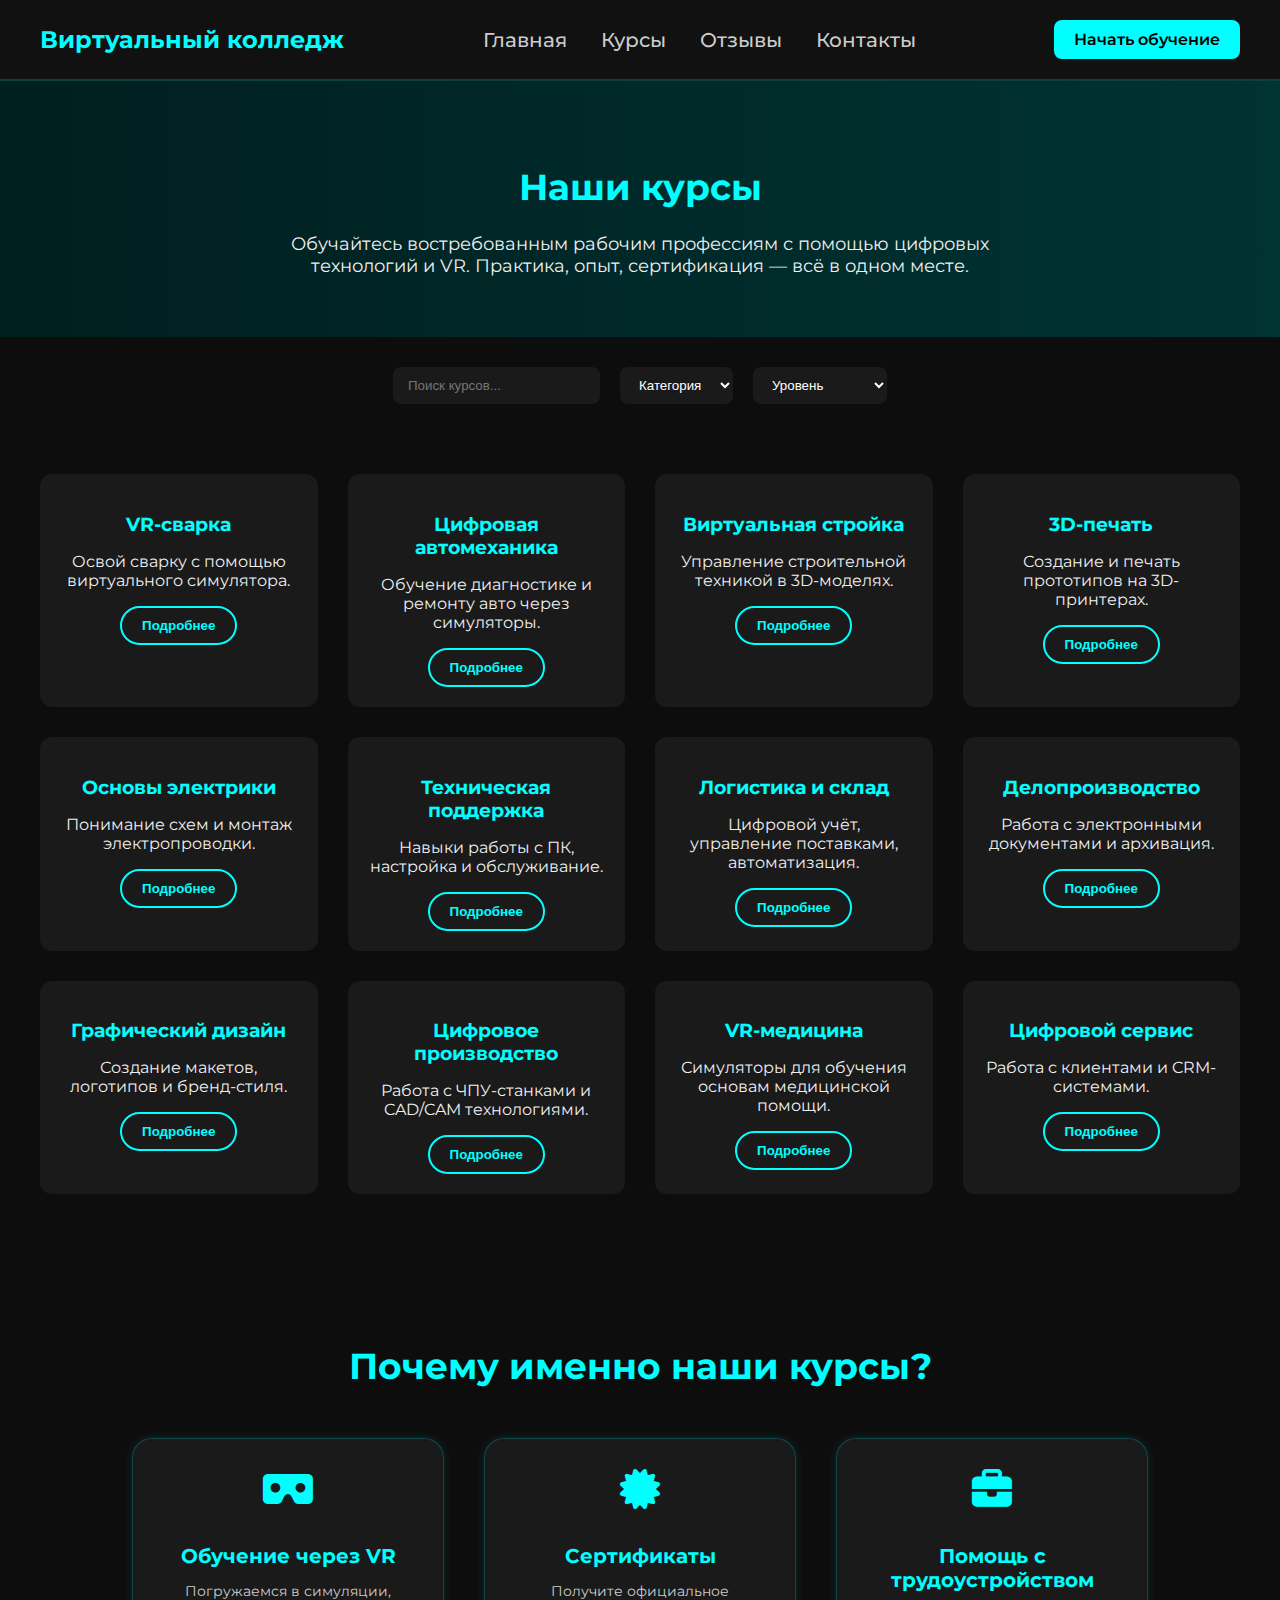
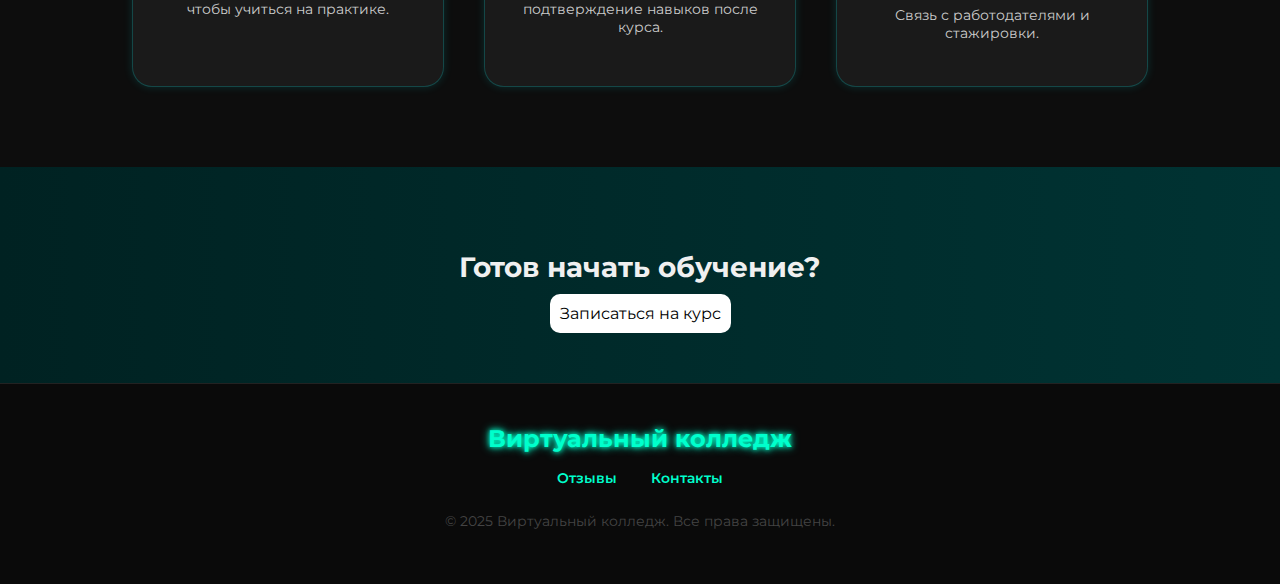
<file: course.html>
<!DOCTYPE html>
<html lang="ru">
<head>
  <meta charset="UTF-8" />
  <meta name="viewport" content="width=device-width, initial-scale=1.0" />
  <title>Курсы — Виртуальный колледж</title>
  <link rel="stylesheet" href="courses.css" />
  <link rel="stylesheet" href="https://cdnjs.cloudflare.com/ajax/libs/font-awesome/6.5.0/css/all.min.css">
  <link href="https://fonts.googleapis.com/css2?family=Montserrat:wght@400;600;700&display=swap" rel="stylesheet" />
</head>
<body>

  <header class="header">
    <div class="logo">Виртуальный колледж</div>
    <nav class="nav" id="nav-links">
      <a href="index.html">Главная</a>
      <a href="course.html">Курсы</a>
      
      <a href="reviews.html">Отзывы</a>
      <a href="contact.html">Контакты</a>
    </nav>
    <div class="burger" id="burger">
      <span></span>
      <span></span>
      <span></span>
    </div>
    <a href="course.html" class="btn-primary">Начать обучение</a>
  </header>

  <section class="intro">
    <h1>Наши курсы</h1>
    <p>Обучайтесь востребованным рабочим профессиям с помощью цифровых технологий и VR. Практика, опыт, сертификация — всё в одном месте.</p>
  </section>

  <section class="filter">
    <input type="text" placeholder="Поиск курсов..." />
    <select>
      <option value="">Категория</option>
      <option>VR</option>
      <option>3D-печать</option>
      <option>Дизайн</option>
      <option>IT</option>
    </select>
    <select>
      <option value="">Уровень</option>
      <option>Начальный</option>
      <option>Продвинутый</option>
    </select>
  </section>

  <section class="courses">
  <div class="course-card" data-category="vr" data-level="начальный" data-title="vr-сварка">
    <h3>VR-сварка</h3>
    <p>Освой сварку с помощью виртуального симулятора.</p>
    
<button class="more-btn" data-title="VR-сварка" data-description="Освой современные методы сварки с помощью виртуального симулятора! Курс VR-сварки позволяет обучаться в полностью безопасной цифровой среде, моделируя реальные производственные условия. Идеально подходит как для начинающих, так и для тех, кто хочет отточить навыки без затрат на материалы. По завершении курса — цифровой сертификат и возможность стажировки на предприятии.">Подробнее</button>
  </div>
  
  <div class="course-card" data-category="механика" data-level="начальный" data-title="цифровая автомеханика">
    <h3>Цифровая автомеханика</h3>
    <p>Обучение диагностике и ремонту авто через симуляторы.</p>
    <button class="more-btn" data-title="Цифровая автомеханика" data-description="Изучай устройство и ремонт современных автомобилей с помощью цифровых тренажеров и 3D-моделей. Курс охватывает диагностику, электрику, электронику и механическую часть авто. Реальные кейсы, симуляторы и базовые навыки работы с OBD-системами. Идеально для будущих автосервисов.">Подробнее</button>
  </div>
  
  <div class="course-card" data-category="3d-печать" data-level="продвинутый" data-title="виртуальная стройка">
    <h3>Виртуальная стройка</h3>
    <p>Управление строительной техникой в 3D-моделях.</p>
    <button class="more-btn" data-title="Виртуальная стройка" data-description="Погрузись в строительную отрасль с помощью VR и цифровых технологий. Освой чтение чертежей, моделирование зданий, технику безопасности и управление строительными процессами в симулированной среде. Курс подойдет для будущих прорабов, архитекторов и инженеров.">Подробнее</button>
  </div>
  
  <div class="course-card" data-category="3d-печать" data-level="продвинутый" data-title="3d-печать">
    <h3>3D-печать</h3>
    <p>Создание и печать прототипов на 3D-принтерах.</p>
    <button class="more-btn" data-title="3D-печать" data-description="Узнай, как из цифрового чертежа рождается физический объект. Курс по 3D-печати обучает моделированию, подготовке к печати, работе с различными типами филамента и принтеров. Идеально для тех, кто хочет создавать прототипы, детали и уникальные изделия.">Подробнее</button>
  </div>
  
  <div class="course-card" data-category="электрика" data-level="начальный" data-title="основы электрики">
    <h3>Основы электрики</h3>
    <p>Понимание схем и монтаж электропроводки.</p>
    <button class="more-btn" data-title="Основы электрики" data-description="Получи практические знания по электроприборам, монтажу проводки, технике безопасности и работе с измерительными приборами. Курс включает как теорию, так и интерактивные тренажеры. Отличный старт для будущих электриков и монтажников.">Подробнее</button>
  </div>
  
  <div class="course-card" data-category="it" data-level="начальный" data-title="техническая поддержка">
    <h3>Техническая поддержка</h3>
    <p>Навыки работы с ПК, настройка и обслуживание.</p>
    <button class="more-btn" data-title="Техническая поддержка" data-description="Научись решать технические проблемы, устанавливать ПО, работать с сетями и обеспечивать бесперебойную работу цифровой инфраструктуры. Курс развивает навыки поддержки пользователей и работы с системным оборудованием.">Подробнее</button>
  </div>
  
  <div class="course-card" data-category="логистика" data-level="продвинутый" data-title="логистика и склад">
    <h3>Логистика и склад</h3>
    <p>Цифровой учёт, управление поставками, автоматизация.</p>
    <button class="more-btn" data-title="Логистика и склад" data-description="Освой управление логистическими процессами: приёмка, хранение, отгрузка товаров, цифровой учёт и складская автоматизация. Работа с системами управления складом (WMS), RFID и штрихкодами. Курс актуален для будущих кладовщиков, логистов и операторов.">Подробнее</button>
  </div>
  
  <div class="course-card" data-category="IT" data-level="начальный" data-title="делопроизводство">
    <h3>Делопроизводство</h3>
    <p>Работа с электронными документами и архивация.</p>
    <button class="more-btn" data-title="Делопроизводство" data-description="Обучись правильному оформлению документов, ведению архива, электронной переписке и документообороту в организациях. Развивает навыки офисной работы, соблюдения ГОСТов и ведения дел в цифровой среде.">Подробнее</button>
  </div>
  
  <div class="course-card" data-category="дизайн" data-level="продвинутый" data-title="графический дизайн">
    <h3>Графический дизайн</h3>
    <p>Создание макетов, логотипов и бренд-стиля.</p>
    <button class="more-btn" data-title="Графический дизайн" data-description="Изучи основы дизайна, композиции, цвета, типографики и работы с Adobe Photoshop и Illustrator. Создание логотипов, баннеров, визиток, интерфейсов. Подходит как для творческих, так и технических студентов.">Подробнее</button>
  </div>
  
  <div class="course-card" data-category="производство" data-level="начальный" data-title="цифровое производство">
    <h3>Цифровое производство</h3>
    <p>Работа с ЧПУ-станками и CAD/CAM технологиями.</p>
    <button class="more-btn" data-title="Цифровое производство" data-description="Понимай полный цикл цифрового производства: от проектирования до автоматизированного изготовления. Работа с ЧПУ, CAM/CAD-системами и промышленными симуляторами. Актуально для индустрий 4.0.">Подробнее</button>
  </div>
  
  <div class="course-card" data-category="vr" data-level="начальный" data-title="vr-медицина">
    <h3>VR-медицина</h3>
    <p>Симуляторы для обучения основам медицинской помощи.</p>
    <button class="more-btn" data-title="VR-медицина" data-description="Практикуй навыки медицинского осмотра, ухода за пациентами и экстренной помощи в безопасной виртуальной среде. Курс идеален для начинающих медицинских работников, колледжей и центров подготовки.">Подробнее</button>
  </div>
  
  <div class="course-card" data-category="it" data-level="начальный" data-title="цифровой сервис">
    <h3>Цифровой сервис</h3>
    <p>Работа с клиентами и CRM-системами.</p>
    <button class="more-btn" data-title="Цифровой сервис" data-description="Узнай, как обслуживать клиентов в цифровой эпохе: работа с CRM, онлайн-поддержка, чат-боты, клиентский UX. Подходит для будущих специалистов по продажам, клиентскому опыту и digital-менеджеров.">Подробнее</button>
  </div>
</section>
<section class="why-courses">
    <h2>Почему именно наши курсы?</h2>
    <div class="features">
      <div class="feature">
        <i class="fa-solid fa-vr-cardboard"></i>
        <h3>Обучение через VR</h3>
        <p>Погружаемся в симуляции, чтобы учиться на практике.</p>
      </div>
      <div class="feature">
        <i class="fa-solid fa-certificate"></i>
        <h3>Сертификаты</h3>
        <p>Получите официальное подтверждение навыков после курса.</p>
      </div>
      <div class="feature">
        <i class="fa-solid fa-briefcase"></i>
        <h3>Помощь с трудоустройством</h3>
        <p>Связь с работодателями и стажировки.</p>
      </div>
    </div>
  </section>

  

  <section class="cta">
    <h2>Готов начать обучение?</h2>
    <a href="send.html" class="btn-primary1">Записаться на курс</a>
  </section>

  <footer class="site-footer">
    <div class="footer-content">
      <div class="footer-logo">Виртуальный колледж</div>
      <nav class="footer-nav">
        <a href="reviews.html">Отзывы</a>
        <a href="contact.html">Контакты</a>
      </nav>
      <p>© 2025 Виртуальный колледж. Все права защищены.</p>
    </div>
  </footer>

  <!-- Модальное окно -->
<div id="courseModal" class="modal">
    <div class="modal-content">
      <span class="close">&times;</span>
      <h2 id="modalTitle">Название курса</h2>
      <p id="modalDescription">Подробное описание курса появится здесь...</p>
      <a href="send.html" class="btn-primary1" id="modal-btn">Записаться на курс</a>
    </div>
  </div>
<script src="filter.js"></script>
</body>
</html>
</file>
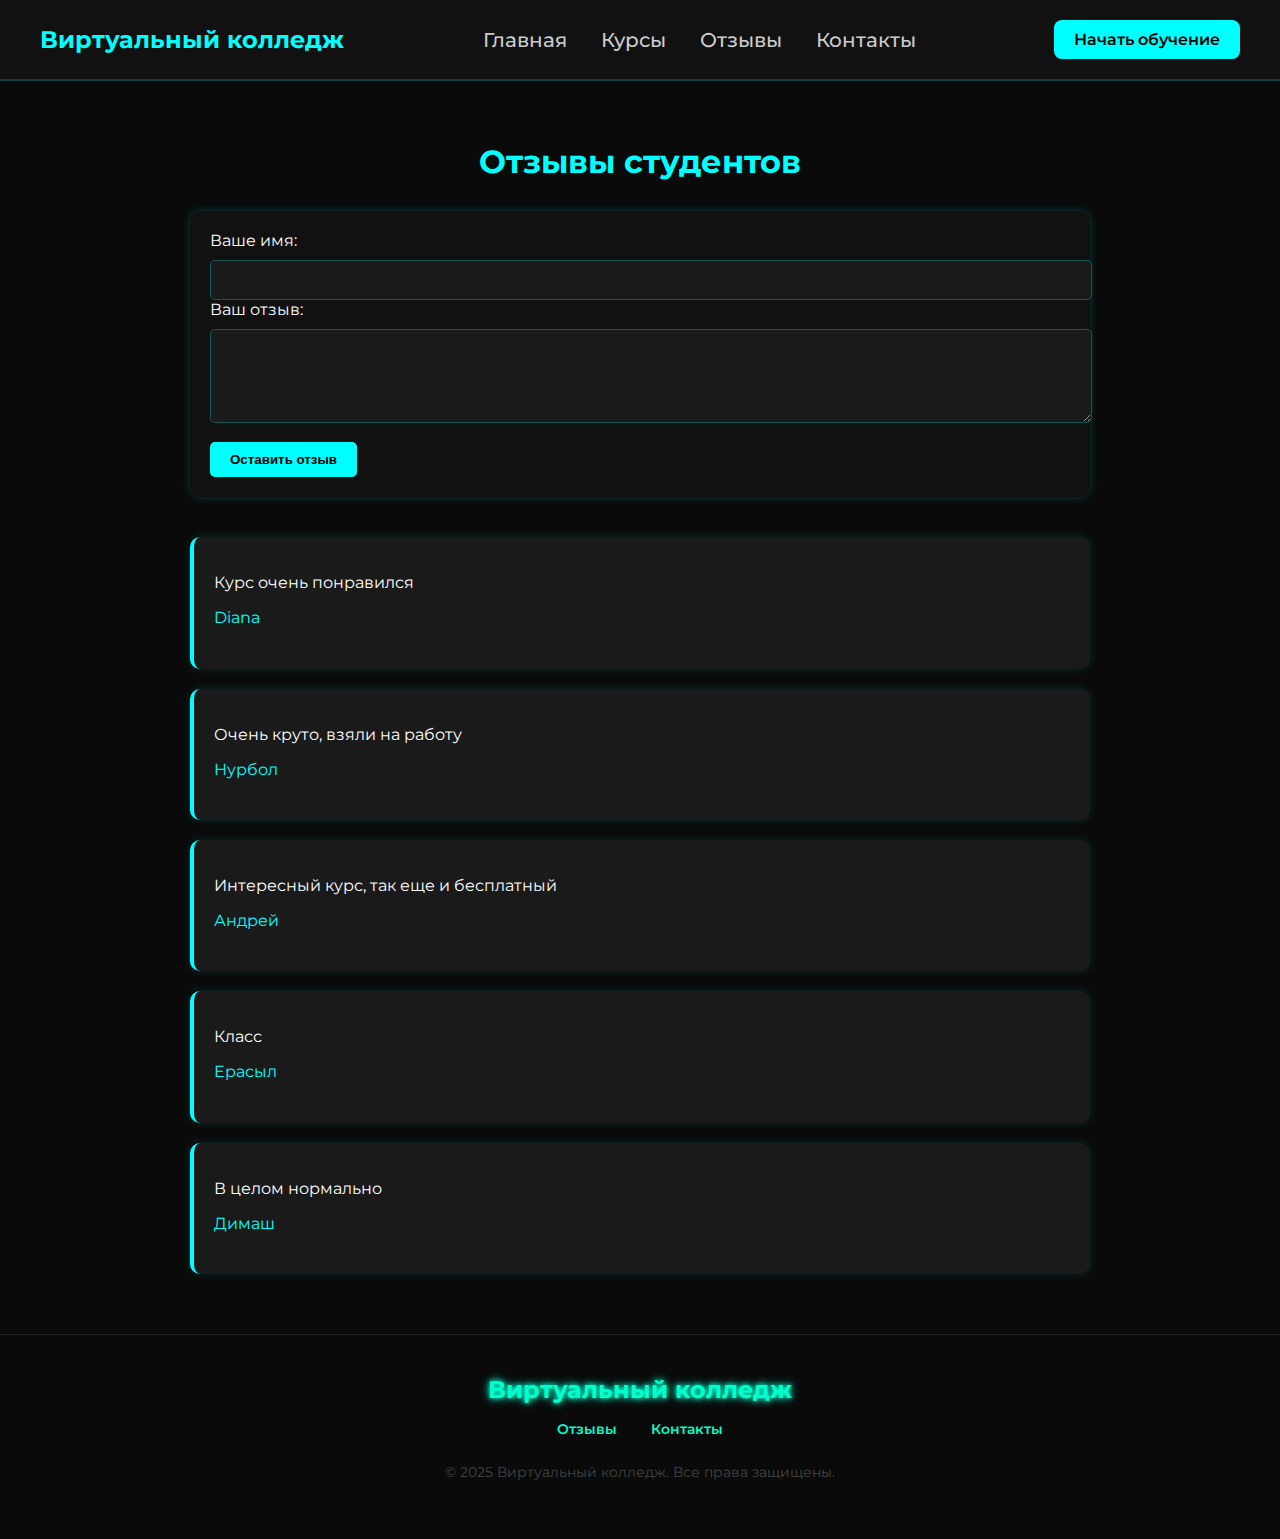
<file: reviews.html>
<!DOCTYPE html>
<html lang="ru">
<head>
  <meta charset="UTF-8" />
  <meta name="viewport" content="width=device-width, initial-scale=1.0" />
  <title>Отзывы студентов</title>
  <link rel="stylesheet" href="courses.css">
  
  <link href="https://fonts.googleapis.com/css2?family=Montserrat&display=swap" rel="stylesheet">
  <style>
    body {
      font-family: 'Montserrat', sans-serif;
      background-color: #0a0a0a;
      color: #ffffff;
      margin: 0;
      padding: 0;
    }



    .container {
      max-width: 900px;
      margin: 0 auto;
      padding: 40px 20px;
    }

    h1 {
      text-align: center;
      margin-bottom: 30px;
      color: #00ffff;
    }

    form {
      background-color: #111;
      padding: 20px;
      border-radius: 10px;
      margin-bottom: 40px;
      box-shadow: 0 0 10px #00ffff33;
    }

    form input,
    form textarea {
      width: 100%;
      padding: 10px;
      margin-top: 10px;
      background-color: #1a1a1a;
      border: 1px solid #00ffff44;
      color: #fff;
      border-radius: 5px;
      font-size: 16px;
    }

    form button {
      margin-top: 15px;
      padding: 10px 20px;
      background-color: #00ffff;
      color: #000;
      border: none;
      border-radius: 5px;
      font-weight: bold;
      cursor: pointer;
      transition: 0.3s;
    }

    form button:hover {
      background-color: #00cccc;
    }

    .review-card {
      background-color: #1a1a1a;
      padding: 20px;
      border-radius: 10px;
      margin-bottom: 20px;
      border-left: 4px solid #00ffff;
      box-shadow: 0 0 10px #00ffff22;
    }

    .review-card h4 {
      margin-top: 10px;
      font-weight: normal;
      color: #00ffff;
    }
  </style>
</head>
<body>
    <header class="header">
        <div class="logo">Виртуальный колледж</div>
        <nav class="nav" id="nav-links">
          <a href="index.html">Главная</a>
          <a href="course.html">Курсы</a>
          
          <a href="reviews.html">Отзывы</a>
          <a href="contact.html">Контакты</a>
        </nav>
        <div class="burger" id="burger">
          <span></span>
          <span></span>
          <span></span>
        </div>
        <a href="course.html" class="btn-primary">Начать обучение</a>
      </header>
  <div class="container">
    <h1>Отзывы студентов</h1>

    <form id="review-form">
      <label for="name">Ваше имя:</label>
      <input type="text" id="name" required />

      <label for="message">Ваш отзыв:</label>
      <textarea id="message" rows="4" required></textarea>

      <button type="submit">Оставить отзыв</button>
    </form>
    <div class="review-card">
        <p>Курс очень понравился</p><h4>Diana</h4>
    </div>
    <div class="review-card">
        <p>Очень круто, взяли на работу</p><h4>Нурбол</h4>
    </div>
    <div class="review-card">
        <p>Интересный курс, так еще и бесплатный</p><h4>Андрей</h4>
    </div>
    <div class="review-card">
        <p>Класс</p><h4>Ерасыл</h4>
    </div>
    <div class="review-card">
        <p>В целом нормально</p><h4>Димаш</h4>
    </div>
    <div id="review-list"></div>
  </div>
  <footer class="site-footer">
    <div class="footer-content">
      <div class="footer-logo">Виртуальный колледж</div>
      <nav class="footer-nav">
        <a href="reviews.html">Отзывы</a>
        <a href="contact.html">Контакты</a>
      </nav>
      <p>© 2025 Виртуальный колледж. Все права защищены.</p>
    </div>
  </footer>


  <script>
    const form = document.getElementById('review-form');
    const reviewList = document.getElementById('review-list');

    function loadReviews() {
      const saved = JSON.parse(localStorage.getItem('reviews')) || [];
      reviewList.innerHTML = ''; // Очищаем
      saved.forEach(r => renderReview(r.name, r.message));
    }

    form.addEventListener('submit', (e) => {
      e.preventDefault();
      const name = document.getElementById('name').value.trim();
      const message = document.getElementById('message').value.trim();

      if (name && message) {
        const review = { name, message };
        const saved = JSON.parse(localStorage.getItem('reviews')) || [];
        saved.push(review);
        localStorage.setItem('reviews', JSON.stringify(saved));
        loadReviews();
        form.reset();
      }
    });

    function renderReview(name, message) {
      const card = document.createElement('div');
      card.className = 'review-card';
      card.innerHTML = `<p>${message}</p><h4>${name}</h4>`;
      reviewList.appendChild(card);
    }

    document.addEventListener('DOMContentLoaded', loadReviews);

  
  const burger = document.getElementById('burger');
const nav = document.getElementById('nav-links');

burger.addEventListener('click', () => {
  nav.classList.toggle('active');
  burger.classList.toggle('active'); // для анимации бургера
});

  </script>
</body>
</html>
</file>
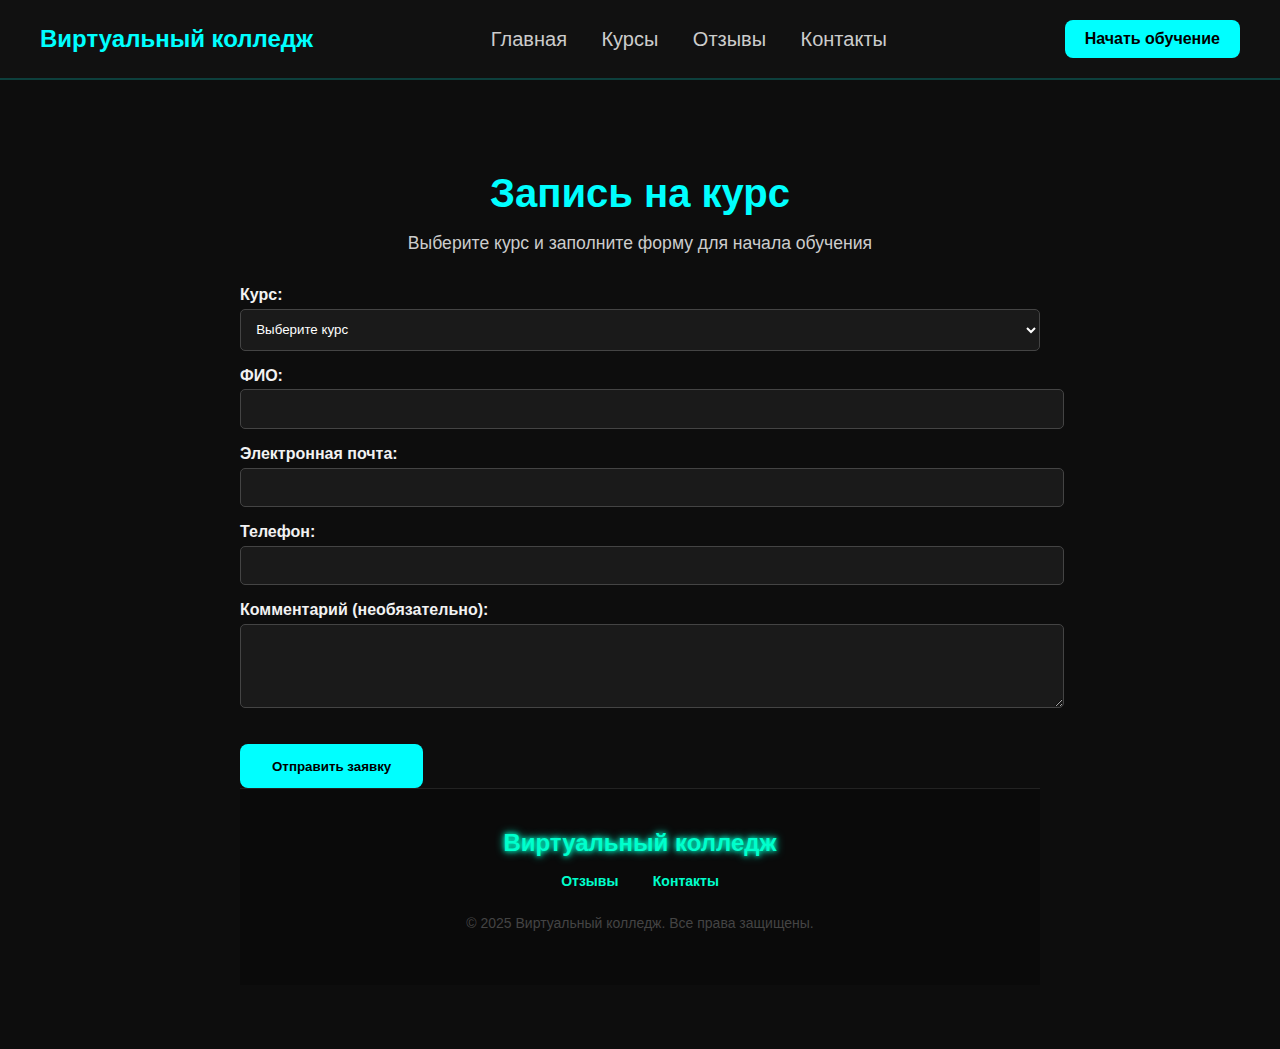
<file: send.html>
<!DOCTYPE html><html lang="ru">
<head>
  <meta charset="UTF-8" />
  <meta name="viewport" content="width=device-width, initial-scale=1.0" />
  <title>Запись на курс</title>
  <link rel="stylesheet" href="courses.css">
  <link rel="stylesheet" href="https://cdnjs.cloudflare.com/ajax/libs/font-awesome/6.5.0/css/all.min.css" />
  <style>
    body.dark-theme {
      background-color: #0d0d0d;
      color: #f2f2f2;
      font-family: 'Montserrat', sans-serif;
    }.navbar {
  display: flex;
  justify-content: space-between;
  align-items: center;
  background: #111;
  padding: 1rem 2rem;
  box-shadow: 0 0 10px #00ffff;
}

.navbar .logo {
  font-size: 1.5rem;
  color: #00ffff;
  font-weight: bold;
}

.navbar ul {
  display: flex;
  list-style: none;
  gap: 1rem;
}

.navbar ul li a {
  color: #f2f2f2;
  text-decoration: none;
  transition: color 0.3s;
}

.navbar ul li a:hover {
  color: #00ffff;
}

.enroll-section {
  padding: 4rem 2rem;
  max-width: 800px;
  margin: 0 auto;
}

.enroll-section h1 {
  font-size: 2.5rem;
  margin-bottom: 0.5rem;
  text-align: center;
  color: #00ffff;
}

.subtitle {
  text-align: center;
  margin-bottom: 2rem;
  font-size: 1.1rem;
  color: #ccc;
}

form label {
  display: block;
  margin-top: 1rem;
  font-weight: bold;
}

form input,
form select,
form textarea {
  width: 100%;
  padding: 0.7rem;
  margin-top: 0.3rem;
  border: 1px solid #444;
  background: #1a1a1a;
  color: #fff;
  border-radius: 5px;
}

.submit-btn {
  margin-top: 2rem;
  background: #00ffff;
  color: #000;
  border: none;
  padding: 0.9rem 2rem;
  border-radius: 8px;
  cursor: pointer;
  font-weight: bold;
  transition: background 0.3s, transform 0.2s;
}

.submit-btn:hover {
  background: #00cccc;
  transform: scale(1.05);
}

#success-msg {
  margin-top: 1rem;
  color: #00ffcc;
  text-align: center;
}

.hidden {
  display: none;
}

.footer {
  background: #111;
  text-align: center;
  padding: 1.5rem;
  margin-top: 4rem;
  border-top: 1px solid #222;
  color: #888;
}

  </style>
</head>
<body class="dark-theme">
    <header class="header">
        <div class="logo">Виртуальный колледж</div>
        <nav class="nav" id="nav-links">
          <a href="index.html">Главная</a>
          <a href="course.html">Курсы</a>
          
          <a href="reviews.html">Отзывы</a>
          <a href="contact.html">Контакты</a>
        </nav>
        <div class="burger" id="burger">
          <span></span>
          <span></span>
          <span></span>
        </div>
        <a href="course.html" class="btn-primary">Начать обучение</a>
      </header>
       <section class="enroll-section">
    <div class="container">
      <h1>Запись на курс</h1>
      <p class="subtitle">Выберите курс и заполните форму для начала обучения</p>
      <form id="enroll-form">
        <label for="course">Курс:</label>
        <select id="course" name="course">
          <option value="">Выберите курс</option>
          <option value="VR-сварка">VR-сварка</option>
          <option value="Цифровая автомеханика">Цифровая автомеханика</option>
          <option value="Виртуальная стройка">Виртуальная стройка</option>
          <option value="3D-печать">3D-печать</option>
          <option value="Основы электрики">Основы электрики</option>
          <option value="Техническая поддержка">Техническая поддержка</option>
          <option value="Логистика и склад">Логистика и склад</option>
          <option value="Делопроизводство">Делопроизводство</option>
          <option value="Графический дизайн">Графический дизайн</option>
          <option value="Цифровое производство">Цифровое производство</option>
          <option value="VR-медицина">VR-медицина</option>
          <option value="Цифровой сервис">Цифровой сервис</option>
        </select><label for="fullname">ФИО:</label>
    <input type="text" id="fullname" name="fullname" required>

    <label for="email">Электронная почта:</label>
    <input type="email" id="email" name="email" required>

    <label for="phone">Телефон:</label>
    <input type="tel" id="phone" name="phone" required>

    <label for="comment">Комментарий (необязательно):</label>
    <textarea id="comment" name="comment" rows="4"></textarea>
    <button type="submit" class="submit-btn">Отправить заявку</button>
    <p id="success-msg" class="hidden">Спасибо! Ваша заявка успешно отправлена.</p>
  </form>
</div>
<footer class="site-footer">
    <div class="footer-content">
      <div class="footer-logo">Виртуальный колледж</div>
      <nav class="footer-nav">
        <a href="reviews.html">Отзывы</a>
        <a href="contact.html">Контакты</a>
      </nav>
      <p>© 2025 Виртуальный колледж. Все права защищены.</p>
    </div>
  </footer>

    <script>
    const form = document.getElementById('enroll-form');
    const successMsg = document.getElementById('success-msg');

    form.addEventListener('submit', function (e) {
      e.preventDefault();
      successMsg.classList.remove('hidden');
      form.reset();
    });
    
  const burger = document.getElementById('burger');
const nav = document.getElementById('nav-links');

burger.addEventListener('click', () => {
  nav.classList.toggle('active');
  burger.classList.toggle('active'); // для анимации бургера
});

  </script></body>
</html>
</file>
<file: courses.css>
/* === Стили для страницы "Курсы" === */

body { margin: 0; font-family: 'Montserrat', sans-serif; background-color: #0d0d0d; color: #f0f0f0; }

/* Хедер */ .header { display: flex; justify-content: space-between; align-items: center; padding: 20px 40px; background-color: #111; border-bottom: 2px solid #00ffee33; } .logo { font-size: 24px ; font-weight: 700 ; color: #00ffff; } .nav a { margin: 0 15px; color: #ccc; text-decoration: none; transition: color 0.3s; } .nav a:hover { color: #00ffff; } .btn-primary { background: #00ffff; color: #000; padding: 10px 20px; border-radius: 8px; text-decoration: none; font-weight: 600; transition: background 0.3s; } .btn-primary:hover { background: #00cccc; }

/* Вступление */ .intro { text-align: center; padding: 60px 20px; background: linear-gradient(to right, #001f1f, #003333); } .intro h1 { font-size: 36px; color: #00ffff; } .intro p { font-size: 18px; max-width: 800px; margin: 0 auto; }

/* Фильтр */ .filter { display: flex; justify-content: center; gap: 20px; padding: 30px; flex-wrap: wrap; } .filter input, .filter select { padding: 10px 15px; border: none; border-radius: 8px; background: #1a1a1a; color: #fff; outline: none; }

/* Курсы */ .courses { display: grid; grid-template-columns: repeat(auto-fill, minmax(250px, 1fr)); gap: 30px; padding: 40px; } .course-card { background: #1a1a1a; padding: 20px; border-radius: 12px; text-align: center; transition: transform 0.3s, box-shadow 0.3s; } .course-card:hover { transform: translateY(-5px); box-shadow: 0 0 15px #00ffff55; } .course-card img { width: 100px; height: 100px; object-fit: contain; margin-bottom: 15px; } .course-card h3 { color: #00ffff; margin-bottom: 10px; } .btn-secondary { background: transparent; border: 1px solid #00ffff; color: #00ffff; padding: 8px 16px; border-radius: 6px; text-decoration: none; display: inline-block; margin-top: 10px; transition: background 0.3s; } .btn-secondary:hover { background: #00ffff; color: #000; }

/* Преимущества */ .benefits { padding: 50px 20px; text-align: center; background: #111; } .benefits h2 { color: #00ffff; margin-bottom: 30px; } .benefits ul { list-style: none; padding: 0; max-width: 600px; margin: 0 auto; } .benefits li { margin-bottom: 15px; font-size: 18px; }

/* Отзывы */ .reviews { background: #0d0d0d; padding: 40px 20px; text-align: center; } .reviews h2 { color: #00ffff; margin-bottom: 20px; } .reviews blockquote { font-style: italic; background: #1a1a1a; padding: 20px; margin: 20px auto; max-width: 600px; border-left: 5px solid #00ffff; }

/* CTA */ .cta { text-align: center; padding: 60px 20px; background: linear-gradient(to right, #002222, #003333); } .cta h2 { font-size: 28px; margin-bottom: 20px; }

/* Футер */ .footer { background: #111; padding: 30px 40px; display: flex; justify-content: space-between; flex-wrap: wrap; } .footer-logo { font-size: 18px; font-weight: 600; color: #00ffff; } .footer-nav a { display: inline-block; margin-right: 15px; color: #ccc; text-decoration: none; font-size: 14px; } .footer-nav a:hover { color: #00ffff; } .footer-contacts p { font-size: 14px; color: #aaa; margin: 5px 0; }
header {
    background-color: rgba(0, 0, 0, 0.7);
    color: white;
    padding: 20px 0;
    text-align: center;
  }
  
  header h1 {
    margin: 0;
    font-size: 32px;
  }

  .burger {
    display: none;
    flex-direction: column;
    cursor: pointer;
    gap: 5px;
    margin-left: 15px;
    z-index: 20;
  }
  .burger span {
    width: 25px;
    height: 3px;
    background-color: #00ffcc;
    border-radius: 2px;
    transition: all 0.3s ease;
  }
  
  /* Анимация при открытии */
  .burger.active span:nth-child(1) {
    transform: rotate(45deg) translate(5px, 5px);
  }
  .burger.active span:nth-child(2) {
    opacity: 0;
  }
  .burger.active span:nth-child(3) {
    transform: rotate(-45deg) translate(5px, -5px);
  }
  
  /* Скрываем навигацию на мобильных и показываем бургер */
  @media (max-width: 768px) {
    nav {
      display: none;
      position: fixed;
      top: 60px; /* под шапкой */
      right: 0;
      background-color: #000;
      width: 200px;
      flex-direction: column;
      gap: 15px;
      padding: 20px;
      border-left: 2px solid #00ffcc;
      height: calc(100vh - 60px);
      overflow-y: auto;
      z-index: 15;
    }
    nav.active {
      display: flex;
    }
    .burger {
      display: flex;
    }
    .btn-primary {
      display: none;
    }
  }
  
  
  @keyframes pulseGlow {
    0% {
      text-shadow: 0 0 5px #00ffff, 0 0 10px #00ffff, 0 0 20px #00ffff;
    }
    50% {
      text-shadow: 0 0 10px #00ffff, 0 0 20px #00ffff, 0 0 40px #00ffff;
    }
    100% {
      text-shadow: 0 0 5px #00ffff, 0 0 10px #00ffff, 0 0 20px #00ffff;
    }
  }
  
  .glow-animation {
    font-size: 28px;
    font-weight: bold;
    color: #00ffff;
    font-family: 'Montserrat', sans-serif;
    letter-spacing: 1.5px;
    animation: pulseGlow 2s infinite ease-in-out;
  }

  nav a {
    color: #00ffff;
    text-decoration: none;
    margin: 0 30px;
    font-family: 'Montserrat', sans-serif;
    font-weight: 500;
    position: relative;
    transition: color 0.3s;
    font-size: 20px;
  }
  
  nav a::after {
    content: '';
    display: block;
    width: 0;
    height: 2px;
    background: #00ffff;
    transition: width 0.3s;
    position: absolute;
    bottom: -5px;
    left: 0;
  }
  
  nav a:hover {
    color: #00ff99;
    text-shadow: 0 0 10px #00ffcc;
  }
  
  nav a:hover::after {
    width: 100%;
  }

  .course-card button {
    background: transparent;
    color: #00ffff;
    border: 2px solid #00ffff;
    padding: 10px 20px;
    border-radius: 30px;
    font-weight: 600;
    cursor: pointer;
    transition: 0.3s ease;
  }
  
  .course-card button:hover {
    background: #00ffff;
    color: #111;
    box-shadow: 0 0 10px #00ffff, 0 0 20px #00ffff;
  }

  .why-courses {
    text-align: center;
    padding: 80px 20px;
    background: #0d0d0d;
    color: #fff;
  }
  
  .why-courses h2 {
    font-size: 36px;
    color: #00ffff;
    margin-bottom: 50px;
  }
  
  .features {
    display: flex;
    flex-wrap: wrap;
    justify-content: center;
    gap: 40px;
  }
  
  .feature {
    background: #1a1a1a;
    border: 1px solid #00ffff33;
    border-radius: 20px;
    padding: 30px;
    width: 250px;
    transition: 0.3s;
    box-shadow: 0 0 10px #00ffff22;
  }
  
  .feature:hover {
    box-shadow: 0 0 20px #00ffff88;
    transform: translateY(-5px);
  }
  
  .feature i {
    font-size: 40px;
    color: #00ffff;
    margin-bottom: 15px;
  }
  
  .feature h3 {
    font-size: 20px;
    margin-bottom: 10px;
    color: #00ffff;
  }
  
  .feature p {
    font-size: 14px;
    color: #ccc;
  }
  .modal {
    display: none;
    position: fixed;
    z-index: 1000;
    left: 0; top: 0;
    width: 100%; height: 100%;
    background-color: rgba(0, 0, 0, 0.7);
    backdrop-filter: blur(5px);
    justify-content: center;
    align-items: center;
  }
  
  .modal-content {
    background: #1a1a1a;
    padding: 30px;
    border-radius: 20px;
    width: 90%;
    max-width: 600px;
    color: #fff;
    box-shadow: 0 0 15px #00ffff99;
    animation: fadeIn 0.3s ease;
  }
  
  .modal-content h2 {
    color: #00ffff;
    margin-bottom: 15px;
  }
  
  .modal-content p {
    color: #ccc;
  }
  
  .close {
    position: absolute;
    top: 20px; right: 30px;
    font-size: 28px;
    color: #fff;
    cursor: pointer;
  }
  
  @keyframes fadeIn {
    from {opacity: 0; transform: scale(0.95);}
    to {opacity: 1; transform: scale(1);}
  }

  .site-footer {
    background: #0a0a0a;
    color: #666;
    padding: 40px 20px;
    text-align: center;
    border-top: 1px solid #222;
    font-family: 'Montserrat', sans-serif;
  }
  
  .footer-content {
    max-width: 1100px;
    margin: 0 auto;
  }
  
  .footer-logo {
    font-size: 24px;
    font-weight: 700;
    color: #00ffcc;
    margin-bottom: 15px;
    text-shadow:
      0 0 5px #00ffcc,
      0 0 10px #00ffcc;
  }
  
  .footer-nav {
    margin-bottom: 25px;
  }
  
  .footer-nav a {
    color: #00ffcc;
    margin: 0 15px;
    text-decoration: none;
    font-weight: 600;
    transition: color 0.3s ease;
  }
  
  .footer-nav a:hover {
    color: #00ff99;
    text-shadow:
      0 0 10px #00ff99;
  }
  
  .site-footer p {
    font-size: 14px;
    color: #444;
    margin-top: 10px;
  }

  .btn-primary1 {
    background-color: white;
    padding: 10px;
    border-radius: 10px;
    color: #000;
    text-decoration: none;
    margin-top: 20px;
  }

#modal-btn {
  margin-top: 20px;
}
</file>
